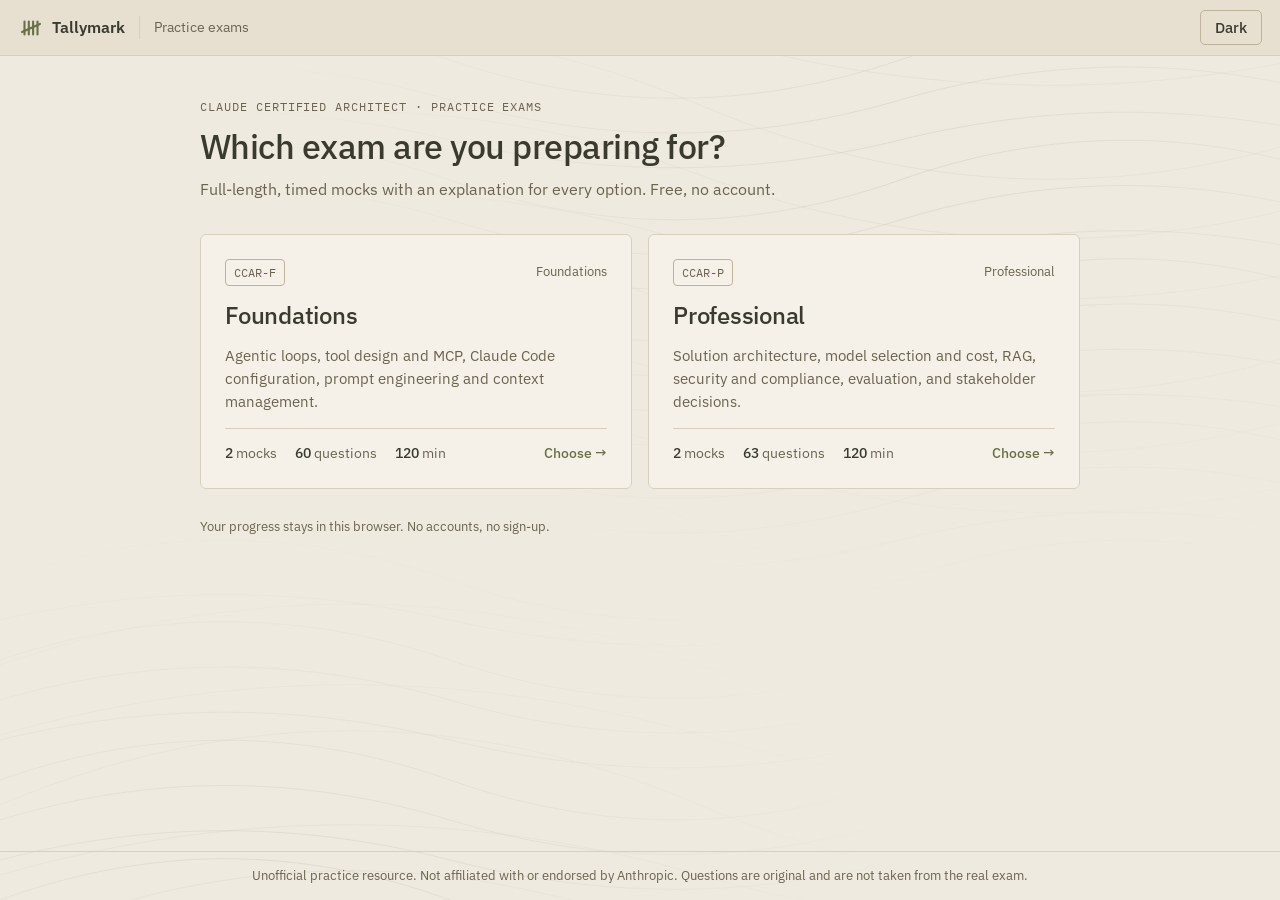
<file: index.html>
<!DOCTYPE html>
<html lang="en">

<head>
  <meta charset="utf-8">
  <meta name="viewport" content="width=device-width, initial-scale=1">
  <title>Claude Certified Architect Mock Exams (Free, Unofficial) | Tallymark</title>
  <meta name="description"
    content="Four free, full-length, timed mock exams for the Claude Certified Architect Foundations and Professional certifications. Original scenario-based questions with an explanation for every option. Unofficial.">
  <meta name="theme-color" content="#E7E0D1">
  <meta property="og:type" content="website">
  <meta property="og:site_name" content="Tallymark">
  <meta property="og:title" content="Tallymark: unofficial Claude Certified Architect practice exams">
  <meta property="og:description"
    content="Four full-length timed mocks (Foundations and Professional) with domain-level reports and explanations for every option. Free, no account, runs in your browser.">
  <meta property="og:url" content="https://amithchatriki.github.io/tallymark/">
  <meta property="og:image" content="https://amithchatriki.github.io/tallymark/og-image.png">
  <meta property="og:image:width" content="1200">
  <meta property="og:image:height" content="630">
  <meta property="og:image:alt"
    content="Tallymark: unofficial Claude Certified Architect mock exams. 4 full-length timed mocks, 246 questions.">
  <meta name="twitter:card" content="summary_large_image">
  <meta name="twitter:image" content="https://amithchatriki.github.io/tallymark/og-image.png">
  <link rel="canonical" href="https://amithchatriki.github.io/tallymark/">
  <script type="application/ld+json">
{
  "@context": "https://schema.org",
  "@type": "LearningResource",
  "name": "Tallymark: Claude Certified Architect mock exams",
  "description": "Free, unofficial practice exams for the Claude Certified Architect Foundations (CCAR-F) and Professional (CCAR-P) certifications. 4 full-length timed mocks, 246 questions with explanations.",
  "url": "https://amithchatriki.github.io/tallymark/",
  "learningResourceType": "Practice exam",
  "educationalLevel": ["Foundations", "Professional"],
  "isAccessibleForFree": true,
  "inLanguage": "en"
}
</script>
  <link rel="icon" href="favicon.svg" type="image/svg+xml">
  <link rel="preconnect" href="https://fonts.googleapis.com">
  <link rel="preconnect" href="https://fonts.gstatic.com" crossorigin>
  <link
    href="https://fonts.googleapis.com/css2?family=IBM+Plex+Mono:wght@400;500&family=IBM+Plex+Sans:wght@400;500;600&display=swap"
    rel="stylesheet">
  <script>
    // Apply the saved or system theme before first paint.
    (function () {
      var t = null;
      try { t = JSON.parse(localStorage.getItem('mockexam:v1:theme')); } catch (e) { }
      if (t !== 'light' && t !== 'dark') {
        t = window.matchMedia && window.matchMedia('(prefers-color-scheme: dark)').matches ? 'dark' : 'light';
      }
      document.documentElement.setAttribute('data-theme', t);
    })();
  </script>
  <link rel="stylesheet" href="css/styles.css">
  <noscript>
    <style>
      .loading {
        display: none;
      }
    </style>
  </noscript>
</head>

<body>
  <a class="skip-link" href="#app">Skip to content</a>

  <header class="hdr" id="hdr">
    <a class="brand" href="#/" aria-label="Tallymark home">
      <svg class="brand-mark" viewBox="0 0 32 32" aria-hidden="true" focusable="false">
        <g stroke="currentColor" stroke-width="2.6" stroke-linecap="round">
          <line x1="8" y1="8" x2="8" y2="24" />
          <line x1="13.3" y1="8" x2="13.3" y2="24" />
          <line x1="18.6" y1="8" x2="18.6" y2="24" />
          <line x1="24" y1="8" x2="24" y2="24" />
          <line x1="5" y1="21" x2="27" y2="11" />
        </g>
      </svg>
      <span class="brand-name">Tallymark</span>
    </a>
    <div class="hdr-context" id="hdr-context"></div>
    <div class="hdr-progress" id="hdr-progress" hidden></div>
    <div class="hdr-timer" id="hdr-timer" hidden>
      <span class="hdr-timer-label" id="hdr-timer-label">Time left</span>
      <span class="hdr-timer-value" id="hdr-timer-value" role="timer" aria-live="off">0:00:00</span>
    </div>
    <button class="btn btn-quiet" id="pause-btn" type="button" hidden>Pause</button>
    <button class="btn btn-quiet" id="theme-btn" type="button">Dark</button>
  </header>

  <div class="bg-fx" aria-hidden="true"><span></span><span></span></div>

  <div class="toast" id="toast" role="alert" aria-live="assertive"></div>

  <main class="app" id="app" tabindex="-1">
    <div class="loading" role="status" aria-live="polite">
      <svg class="loading-mark" viewBox="0 0 32 32" aria-hidden="true" focusable="false">
        <g stroke="currentColor" stroke-width="2.6" stroke-linecap="round">
          <line x1="8" y1="8" x2="8" y2="24" />
          <line x1="13.3" y1="8" x2="13.3" y2="24" />
          <line x1="18.6" y1="8" x2="18.6" y2="24" />
          <line x1="24" y1="8" x2="24" y2="24" />
          <line x1="5" y1="21" x2="27" y2="11" />
        </g>
      </svg>
      <span class="loading-text">Loading question banks</span>
    </div>
    <noscript>
      <p class="notice notice-error">This site needs JavaScript to run the practice exams.</p>
    </noscript>
  </main>

  <footer class="ftr">
    <p>Unofficial practice resource. Not affiliated with or endorsed by Anthropic. Questions are original and are not
      taken from the real exam.</p>
  </footer>

  <dialog class="dlg" id="dlg" aria-labelledby="dlg-title">
    <h2 class="dlg-title" id="dlg-title"></h2>
    <div class="dlg-body" id="dlg-body"></div>
    <div class="dlg-actions" id="dlg-actions"></div>
  </dialog>
  <script data-goatcounter="https://tallymark.goatcounter.com/count" async src="https://gc.zgo.at/count.js"></script>
  <script src="js/app.js"></script>
</body>

</html>
</file>
<file: css/styles.css>
/* Tallymark: "Olive and Sand" theme. No blue anywhere; browser defaults are overridden below. */

:root {
  --bg: #EFEADF;
  --surface: #F5F1E8;
  --header: #E7E0D1;
  --border: #D8D0BE;
  --border-strong: #BDB39C;
  --text: #3A3A2E;
  --text-2: #857D6A;
  /* secondary, for large or non-essential text */
  --text-2-strong: #6A6351;
  /* secondary at body size, darkened for contrast */
  --accent: #6B7046;
  --accent-hover: #5A5F3A;
  --on-accent: #FBF9F2;
  --selected-bg: #E2E3D2;
  --selected-text: #43462A;
  --sand: #A88B5E;
  --sand-text: #7A5F33;
  --sand-bg: #EFE3CC;
  --correct: #5E7A3A;
  --correct-text: #4A632C;
  --correct-bg: #E4EAD6;
  --incorrect: #A4502F;
  --incorrect-bg: #F1DED3;
  --track: #E3DCCB;
  --backdrop: rgba(58, 58, 46, 0.45);
  --font-ui: "IBM Plex Sans", "Segoe UI", Helvetica, Arial, sans-serif;
  --font-mono: "IBM Plex Mono", "SFMono-Regular", Consolas, "Liberation Mono", monospace;
  --radius: 5px;
  --hdr-h: 56px;
  color-scheme: light;
}

:root[data-theme="dark"] {
  --bg: #141414;
  --surface: #1C1C1C;
  --header: #0E0E0E;
  --border: #2F2F2F;
  --border-strong: #4A4A4A;
  --text: #ECE7D9;
  --text-2: #A3A3A3;
  --text-2-strong: #B5B5B5;
  --accent: #A9B077;
  --accent-hover: #BBC289;
  --on-accent: #141414;
  --selected-bg: #3B3D2B;
  --selected-text: #E6E8CE;
  --sand: #C9A874;
  --sand-text: #D8BC8D;
  --sand-bg: #40382A;
  --correct: #9DB872;
  --correct-text: #B1CA88;
  --correct-bg: #313A25;
  --incorrect: #D98A66;
  --incorrect-bg: #44302A;
  --track: #2C2C2C;
  --backdrop: rgba(0, 0, 0, 0.6);
  color-scheme: dark;
}

*,
*::before,
*::after {
  box-sizing: border-box;
}

[hidden] {
  display: none !important;
}

html {
  -webkit-text-size-adjust: 100%;
  scrollbar-color: var(--border-strong) var(--bg);
  accent-color: var(--accent);
}

body {
  margin: 0;
  min-height: 100vh;
  display: flex;
  flex-direction: column;
  background: var(--bg);
  color: var(--text);
  font-family: var(--font-ui);
  font-size: 16px;
  line-height: 1.55;
  -webkit-tap-highlight-color: transparent;
}

::selection {
  background: var(--accent);
  color: var(--on-accent);
}

a {
  color: var(--accent);
  text-decoration: underline;
  text-underline-offset: 2px;
}

a:hover {
  color: var(--accent-hover);
}

a:visited {
  color: var(--accent);
}

:focus {
  outline: none;
}

:focus-visible {
  outline: 2px solid var(--accent);
  outline-offset: 2px;
}

h1,
h2,
h3 {
  margin: 0;
  font-weight: 600;
  line-height: 1.3;
}

h1 {
  font-size: 1.35rem;
}

h2 {
  font-size: 1.05rem;
}

h3 {
  font-size: 0.95rem;
}

p {
  margin: 0 0 0.75em;
}

code {
  font-family: var(--font-mono);
  font-size: 0.9em;
  background: var(--track);
  padding: 0.08em 0.3em;
  border-radius: 3px;
  overflow-wrap: anywhere;
}

.num {
  font-family: var(--font-mono);
  font-variant-numeric: tabular-nums;
}

.muted {
  color: var(--text-2-strong);
}

.small {
  font-size: 0.875rem;
}

.sr-only {
  position: absolute;
  width: 1px;
  height: 1px;
  padding: 0;
  margin: -1px;
  overflow: hidden;
  clip: rect(0, 0, 0, 0);
  white-space: nowrap;
  border: 0;
}

.skip-link {
  position: absolute;
  left: 8px;
  top: -60px;
  z-index: 50;
  background: var(--surface);
  color: var(--text);
  padding: 8px 12px;
  border: 1px solid var(--border-strong);
  border-radius: var(--radius);
}

.skip-link:focus {
  top: 8px;
}

/* ---------- Header ---------- */
.hdr {
  position: fixed;
  top: 0;
  left: 0;
  right: 0;
  z-index: 30;
  height: var(--hdr-h);
  display: flex;
  align-items: center;
  gap: 14px;
  padding: 0 18px;
  background: var(--header);
  border-bottom: 1px solid var(--border);
}

.brand {
  display: flex;
  align-items: center;
  gap: 8px;
  color: var(--text);
  text-decoration: none;
  font-weight: 600;
}

.brand:visited,
.brand:hover {
  color: var(--text);
}

.brand-mark {
  width: 26px;
  height: 26px;
  color: var(--accent);
  flex: none;
}

.hdr-context {
  flex: 1;
  min-width: 0;
  font-size: 0.9rem;
  color: var(--text-2-strong);
  white-space: nowrap;
  overflow: hidden;
  text-overflow: ellipsis;
  padding-left: 14px;
  border-left: 1px solid var(--border);
}

.hdr-context strong {
  color: var(--text);
  font-weight: 600;
}

.hdr-progress {
  font-family: var(--font-mono);
  font-size: 0.85rem;
  color: var(--text-2-strong);
  white-space: nowrap;
}

.hdr-timer {
  display: flex;
  align-items: baseline;
  gap: 8px;
  padding: 4px 10px;
  border: 1px solid var(--border-strong);
  border-radius: var(--radius);
  background: var(--surface);
  white-space: nowrap;
}

.hdr-timer-label {
  font-size: 0.72rem;
  text-transform: uppercase;
  letter-spacing: 0.05em;
  color: var(--text-2-strong);
}

.hdr-timer-value {
  font-family: var(--font-mono);
  font-size: 1.05rem;
  font-weight: 500;
  font-variant-numeric: tabular-nums;
}

.hdr-timer.warn {
  border-color: var(--sand);
  background: var(--sand-bg);
}

.hdr-timer.warn .hdr-timer-value {
  color: var(--sand-text);
}

.hdr-timer.crit {
  border-color: var(--incorrect);
  background: var(--incorrect-bg);
}

.hdr-timer.crit .hdr-timer-value {
  color: var(--incorrect);
}

.toast {
  position: fixed;
  top: calc(var(--hdr-h) + 10px);
  left: 50%;
  transform: translateX(-50%);
  z-index: 40;
  max-width: min(92vw, 520px);
  padding: 10px 16px;
  border-radius: var(--radius);
  background: var(--sand-bg);
  color: var(--text);
  border: 1px solid var(--sand);
  font-weight: 500;
  display: none;
}

.toast.show {
  display: block;
}

.toast.crit {
  background: var(--incorrect-bg);
  border-color: var(--incorrect);
}

/* ---------- Layout ---------- */
.app {
  flex: 1;
  width: 100%;
  max-width: 1180px;
  margin: 0 auto;
  padding: calc(var(--hdr-h) + 22px) 18px 28px;
}

.ftr {
  border-top: 1px solid var(--border);
  padding: 14px 18px;
  text-align: center;
  font-size: 0.8rem;
  color: var(--text-2-strong);
}

.ftr p {
  margin: 0;
}

.panel {
  background: var(--surface);
  border: 1px solid var(--border);
  border-radius: var(--radius);
}

.panel-pad {
  padding: 18px 20px;
}

.section {
  margin-top: 26px;
}

.section-head {
  display: flex;
  align-items: baseline;
  justify-content: space-between;
  gap: 12px;
  margin-bottom: 10px;
  flex-wrap: wrap;
}

.row {
  display: flex;
  align-items: center;
  gap: 10px;
  flex-wrap: wrap;
}

.spacer {
  flex: 1;
}

/* Loading screen: tally strokes drawn one by one, centred in the viewport. */
.loading {
  position: fixed;
  inset: var(--hdr-h) 0 0 0;
  z-index: 2;
  display: flex;
  flex-direction: column;
  align-items: center;
  justify-content: center;
  gap: 18px;
  color: var(--text-2-strong);
}

.loading-mark {
  width: 56px;
  height: 56px;
  color: var(--accent);
}

.loading-mark line {
  stroke-dasharray: 24;
  stroke-dashoffset: 24;
  animation: tally-draw 2.2s ease-in-out infinite;
}

.loading-mark line:nth-child(2) {
  animation-delay: 0.15s;
}

.loading-mark line:nth-child(3) {
  animation-delay: 0.3s;
}

.loading-mark line:nth-child(4) {
  animation-delay: 0.45s;
}

.loading-mark line:nth-child(5) {
  animation-delay: 0.7s;
}

@keyframes tally-draw {
  0% {
    stroke-dashoffset: 24;
    opacity: 1;
  }

  30%,
  70% {
    stroke-dashoffset: 0;
    opacity: 1;
  }

  90%,
  100% {
    stroke-dashoffset: 0;
    opacity: 0;
  }
}

.loading-text {
  font-family: var(--font-mono);
  font-size: 0.78rem;
  letter-spacing: 0.12em;
  text-transform: uppercase;
}

@media (prefers-reduced-motion: reduce) {
  .loading-mark line {
    animation: none;
    stroke-dashoffset: 0;
  }
}

/* With JavaScript off the loader would never be removed and would cover the noscript message. */
@media (scripting: none) {
  .loading {
    display: none;
  }
}

.notice {
  padding: 10px 14px;
  margin: 0 0 14px;
  border-radius: var(--radius);
  border: 1px solid var(--sand);
  background: var(--sand-bg);
  font-size: 0.92rem;
}

.notice-error {
  border-color: var(--incorrect);
  background: var(--incorrect-bg);
}

/* ---------- Buttons and inputs ---------- */
.btn {
  font: inherit;
  font-size: 0.92rem;
  font-weight: 500;
  line-height: 1.2;
  padding: 8px 14px;
  border-radius: var(--radius);
  border: 1px solid var(--border-strong);
  background: var(--surface);
  color: var(--text);
  cursor: pointer;
}

.btn:hover:not(:disabled) {
  border-color: var(--accent);
}

.btn:disabled {
  opacity: 0.5;
  cursor: not-allowed;
}

.btn-primary {
  background: var(--accent);
  border-color: var(--accent);
  color: var(--on-accent);
}

.btn-primary:hover:not(:disabled) {
  background: var(--accent-hover);
  border-color: var(--accent-hover);
}

.btn-quiet {
  background: transparent;
}

.btn-danger {
  color: var(--incorrect);
  border-color: var(--incorrect);
  background: transparent;
}

.btn-flag[aria-pressed="true"] {
  background: var(--sand-bg);
  border-color: var(--sand);
  color: var(--sand-text);
}

.btn-chip {
  padding: 5px 11px;
  font-size: 0.85rem;
  border-radius: 999px;
}

.btn-chip[aria-pressed="true"] {
  background: var(--selected-bg);
  border-color: var(--accent);
  color: var(--selected-text);
}

select {
  font: inherit;
  font-size: 0.88rem;
  padding: 6px 8px;
  border-radius: var(--radius);
  border: 1px solid var(--border-strong);
  background: var(--surface);
  color: var(--text);
  max-width: 100%;
}

input[type="radio"],
input[type="checkbox"] {
  appearance: none;
  -webkit-appearance: none;
  width: 18px;
  height: 18px;
  margin: 0;
  flex: none;
  border: 1.5px solid var(--border-strong);
  background: var(--surface);
  display: inline-grid;
  place-content: center;
  cursor: pointer;
}

input[type="radio"] {
  border-radius: 50%;
}

input[type="checkbox"] {
  border-radius: 3px;
}

input[type="radio"]::before {
  content: "";
  width: 8px;
  height: 8px;
  border-radius: 50%;
  transform: scale(0);
  background: var(--on-accent);
}

input[type="checkbox"]::before {
  content: "";
  width: 10px;
  height: 10px;
  transform: scale(0);
  background: var(--on-accent);
  clip-path: polygon(14% 44%, 0 65%, 50% 100%, 100% 16%, 80% 0%, 43% 62%);
}

input:checked {
  background: var(--accent);
  border-color: var(--accent);
}

input:checked::before {
  transform: scale(1);
}

input:disabled {
  cursor: not-allowed;
  opacity: 0.55;
}

.tag {
  display: inline-block;
  padding: 1px 8px;
  border-radius: 3px;
  font-size: 0.76rem;
  font-weight: 500;
  line-height: 1.6;
  white-space: nowrap;
  border: 1px solid var(--border-strong);
  color: var(--text-2-strong);
  background: transparent;
}

.tag-select {
  border-color: var(--accent);
  color: var(--selected-text);
  background: var(--selected-bg);
  font-weight: 600;
}

.tag-pass,
.tag-correct {
  border-color: var(--correct);
  color: var(--correct-text);
  background: var(--correct-bg);
}

.tag-fail,
.tag-incorrect {
  border-color: var(--incorrect);
  color: var(--incorrect);
  background: var(--incorrect-bg);
}

.tag-flag {
  border-color: var(--sand);
  color: var(--sand-text);
  background: var(--sand-bg);
}

/* ---------- Home ---------- */
.home-wrap {
  max-width: 880px;
  margin: 0 auto;
  padding-top: 20px;
}

.eyebrow {
  font-family: var(--font-mono);
  font-size: 0.75rem;
  letter-spacing: 0.08em;
  text-transform: uppercase;
  color: var(--text-2-strong);
}

.display {
  font-size: 2.1rem;
  font-weight: 500;
  letter-spacing: -0.015em;
  line-height: 1.2;
  margin: 10px 0;
}

.lede {
  color: var(--text-2-strong);
  font-size: 1rem;
  margin: 0 0 4px;
  max-width: 580px;
}

.home-wrap .notice {
  margin-top: 18px;
}

.back {
  font-size: 0.88rem;
  color: var(--text-2-strong);
  text-decoration: none;
}

.back:hover,
.back:visited {
  color: var(--text-2-strong);
}

.back:hover {
  color: var(--text);
}

.picker {
  display: grid;
  grid-template-columns: repeat(2, minmax(0, 1fr));
  gap: 16px;
  margin-top: 32px;
}

.tile {
  display: flex;
  flex-direction: column;
  gap: 14px;
  padding: 24px;
  min-height: 250px;
  background: var(--surface);
  border: 1px solid var(--border);
  border-radius: 6px;
  color: var(--text);
  text-decoration: none;
  transition: border-color 0.15s;
}

.tile:visited {
  color: var(--text);
}

.tile:hover {
  border-color: var(--accent);
  color: var(--text);
}

.tile-top {
  display: flex;
  justify-content: space-between;
  align-items: center;
}

.code {
  font-family: var(--font-mono);
  font-size: 0.78rem;
  padding: 3px 8px;
  border: 1px solid var(--border-strong);
  border-radius: 4px;
  color: var(--text-2-strong);
}

.level {
  font-size: 0.8rem;
  color: var(--text-2-strong);
}

.tile h2 {
  font-size: 1.5rem;
  font-weight: 500;
  letter-spacing: -0.01em;
}

.tile p {
  margin: 0;
  color: var(--text-2-strong);
  font-size: 0.92rem;
  line-height: 1.55;
}

.tile-meta {
  margin-top: auto;
  display: flex;
  flex-wrap: wrap;
  gap: 6px 18px;
  padding-top: 14px;
  border-top: 1px solid var(--border);
  font-size: 0.85rem;
  color: var(--text-2-strong);
}

.tile-meta span {
  white-space: nowrap;
}

.tile-meta b {
  color: var(--text);
  font-weight: 500;
}

.tile-go {
  margin-left: auto;
  color: var(--accent);
  font-weight: 500;
}

.continue {
  margin-top: 16px;
  display: flex;
  align-items: center;
  gap: 14px;
  padding: 12px 16px;
  border: 1px solid var(--border);
  border-radius: 6px;
  font-size: 0.9rem;
}

.continue strong {
  font-weight: 600;
}

.continue .btn {
  margin-left: auto;
  flex: none;
}

.dot {
  width: 8px;
  height: 8px;
  border-radius: 50%;
  background: var(--sand);
  flex: none;
}

.foot-note {
  margin-top: 28px;
  font-size: 0.82rem;
  color: var(--text-2-strong);
}

.link-danger {
  background: none;
  border: 0;
  padding: 0;
  font: inherit;
  color: var(--incorrect);
  text-decoration: underline;
  cursor: pointer;
}

.chips {
  display: flex;
  flex-wrap: wrap;
  gap: 8px;
  margin: 18px 0 0;
  padding: 0;
  list-style: none;
}

.chip {
  font-size: 0.8rem;
  padding: 4px 10px;
  border: 1px solid var(--border);
  border-radius: 999px;
  color: var(--text-2-strong);
}

.chip b {
  font-family: var(--font-mono);
  font-weight: 500;
  color: var(--text);
  margin-left: 6px;
}

.mocks {
  display: grid;
  grid-template-columns: repeat(2, minmax(0, 1fr));
  gap: 16px;
  margin-top: 30px;
}

.mk {
  padding: 22px 24px;
  background: var(--surface);
  border: 1px solid var(--border);
  border-radius: 6px;
  display: flex;
  flex-direction: column;
  gap: 16px;
}

.mk-head {
  display: flex;
  justify-content: space-between;
  align-items: flex-start;
  gap: 12px;
}

.mk h3 {
  font-size: 1.2rem;
  font-weight: 500;
}

.mk-line {
  font-size: 0.88rem;
  color: var(--text-2-strong);
  margin-top: 2px;
}

.mk-best {
  text-align: right;
  flex: none;
}

.mk-best .n {
  font-size: 1.6rem;
  font-weight: 500;
  font-variant-numeric: tabular-nums;
  line-height: 1;
}

.mk-best .l {
  font-size: 0.72rem;
  text-transform: uppercase;
  letter-spacing: 0.05em;
  color: var(--text-2-strong);
  margin-top: 4px;
}

.mk .bar {
  height: 4px;
  background: var(--track);
  border-radius: 2px;
  overflow: hidden;
}

.mk .bar i {
  display: block;
  height: 100%;
  background: var(--sand);
}

.mk-actions {
  display: flex;
  flex-wrap: wrap;
  gap: 10px;
  margin-top: auto;
}

.hist {
  margin-top: 36px;
}

.tbl-wrap {
  overflow-x: auto;
}

table {
  width: 100%;
  border-collapse: collapse;
  font-size: 0.9rem;
}

th,
td {
  text-align: left;
  padding: 8px 12px;
  border-bottom: 1px solid var(--border);
  vertical-align: middle;
}

th {
  font-size: 0.74rem;
  text-transform: uppercase;
  letter-spacing: 0.04em;
  color: var(--text-2-strong);
  font-weight: 600;
  white-space: nowrap;
}

tbody tr:last-child td {
  border-bottom: 0;
}

td.num,
th.num {
  text-align: right;
  white-space: nowrap;
}

.link-btn {
  font: inherit;
  background: none;
  border: 0;
  padding: 0;
  color: var(--accent);
  text-decoration: underline;
  text-underline-offset: 2px;
  cursor: pointer;
}

/* ---------- Exam ---------- */
.exam {
  display: grid;
  grid-template-columns: minmax(0, 1fr) 270px;
  gap: 18px;
  align-items: start;
}

.q-panel {
  padding: 20px 24px 18px;
  min-height: 420px;
  position: relative;
}

.q-meta {
  display: flex;
  align-items: center;
  gap: 8px;
  flex-wrap: wrap;
  margin-bottom: 12px;
}

.q-count {
  font-family: var(--font-mono);
  font-size: 0.85rem;
  color: var(--text-2-strong);
  margin-right: 4px;
}

.q-stem {
  font-size: 1.02rem;
  line-height: 1.7;
  max-width: 72ch;
}

.q-stem p:last-child {
  font-weight: 500;
}

fieldset.opts {
  border: 0;
  padding: 0;
  margin: 14px 0 0;
  min-width: 0;
}

.opt {
  display: flex;
  align-items: flex-start;
  gap: 11px;
  padding: 11px 13px;
  margin-top: 8px;
  border: 1px solid var(--border);
  border-radius: var(--radius);
  background: var(--surface);
  cursor: pointer;
  line-height: 1.6;
}

.opt:hover {
  border-color: var(--border-strong);
}

.opt input {
  margin-top: 4px;
}

.opt-letter {
  font-family: var(--font-mono);
  font-weight: 500;
  color: var(--text-2-strong);
  flex: none;
  width: 1.1em;
}

.opt-body {
  flex: 1;
  min-width: 0;
}

.opt.selected {
  background: var(--selected-bg);
  border-color: var(--accent);
  color: var(--selected-text);
}

.opt.locked {
  cursor: default;
}

.opt.is-correct {
  border-color: var(--correct);
  border-left-width: 4px;
  background: var(--correct-bg);
  color: var(--text);
}

.opt.is-wrong {
  border-color: var(--incorrect);
  border-left-width: 4px;
  background: var(--incorrect-bg);
  color: var(--text);
}

.opt-status {
  display: block;
  font-size: 0.78rem;
  font-weight: 600;
  margin-top: 4px;
}

.opt.is-correct .opt-status {
  color: var(--correct-text);
}

.opt.is-wrong .opt-status {
  color: var(--incorrect);
}

.opt-exp {
  display: block;
  font-size: 0.9rem;
  margin-top: 4px;
  color: var(--text);
  padding-top: 6px;
  border-top: 1px dashed var(--border-strong);
}

.select-hint {
  font-size: 0.86rem;
  color: var(--text-2-strong);
  margin-top: 10px;
  min-height: 1.4em;
}

.q-feedback {
  margin-top: 14px;
}

.q-actions {
  display: flex;
  align-items: center;
  gap: 10px;
  flex-wrap: wrap;
  margin-top: 20px;
  padding-top: 14px;
  border-top: 1px solid var(--border);
}

.kbd-hint {
  font-size: 0.78rem;
  color: var(--text-2-strong);
  margin-top: 10px;
}

.paused-cover {
  position: absolute;
  inset: 0;
  z-index: 5;
  border-radius: var(--radius);
  background: var(--surface);
  display: flex;
  flex-direction: column;
  align-items: center;
  justify-content: center;
  gap: 12px;
}

.nav-panel {
  padding: 14px;
  position: sticky;
  top: calc(var(--hdr-h) + 22px);
}

.nav-grid {
  display: grid;
  grid-template-columns: repeat(6, 1fr);
  gap: 5px;
  margin: 10px 0 12px;
}

.nav-btn {
  position: relative;
  font-family: var(--font-mono);
  font-size: 0.8rem;
  height: 32px;
  border-radius: 4px;
  cursor: pointer;
  padding: 0;
  border: 1px solid var(--border-strong);
  background: var(--surface);
  color: var(--text);
}

.nav-btn.answered {
  background: var(--selected-bg);
  border-color: var(--accent);
  color: var(--selected-text);
  font-weight: 500;
}

.nav-btn.flagged::after {
  content: "";
  position: absolute;
  top: -1px;
  right: -1px;
  border-style: solid;
  border-width: 0 11px 11px 0;
  border-color: transparent var(--sand) transparent transparent;
  border-top-right-radius: 3px;
}

.nav-btn.current {
  outline: 2px solid var(--text);
  outline-offset: 1px;
}

.nav-btn.right {
  background: var(--correct-bg);
  border-color: var(--correct);
}

.nav-btn.wrong {
  background: var(--incorrect-bg);
  border-color: var(--incorrect);
}

.legend {
  list-style: none;
  margin: 0 0 12px;
  padding: 0;
  display: grid;
  grid-template-columns: 1fr 1fr;
  gap: 4px 8px;
  font-size: 0.76rem;
  color: var(--text-2-strong);
}

.legend li {
  display: flex;
  align-items: center;
  gap: 6px;
}

.legend .nav-btn {
  width: 20px;
  height: 18px;
  cursor: default;
  flex: none;
  pointer-events: none;
}

.nav-counts {
  font-size: 0.82rem;
  color: var(--text-2-strong);
  margin: 0 0 12px;
}

.nav-toggle {
  display: none;
}

/* ---------- Review before submit ---------- */
.stats {
  display: grid;
  grid-template-columns: repeat(auto-fit, minmax(150px, 1fr));
  gap: 10px;
}

.stat {
  padding: 12px 14px;
}

.stat-label {
  font-size: 0.72rem;
  text-transform: uppercase;
  letter-spacing: 0.04em;
  color: var(--text-2-strong);
}

.stat-value {
  font-family: var(--font-mono);
  font-size: 1.3rem;
  font-weight: 500;
}

.stat-sub {
  font-size: 0.8rem;
  color: var(--text-2-strong);
}

.rv-list {
  list-style: none;
  margin: 0;
  padding: 0;
}

.rv-item {
  border-bottom: 1px solid var(--border);
}

.rv-item:last-child {
  border-bottom: 0;
}

.rv-row {
  width: 100%;
  display: flex;
  align-items: center;
  gap: 10px;
  text-align: left;
  font: inherit;
  font-size: 0.9rem;
  color: var(--text);
  background: none;
  border: 0;
  padding: 9px 14px;
  cursor: pointer;
}

.rv-row:hover {
  background: var(--selected-bg);
}

.rv-num {
  font-family: var(--font-mono);
  width: 2.4em;
  flex: none;
  color: var(--text-2-strong);
}

.rv-text {
  flex: 1;
  min-width: 0;
  white-space: nowrap;
  overflow: hidden;
  text-overflow: ellipsis;
}

/* ---------- Report ---------- */
.verdict {
  display: flex;
  align-items: center;
  gap: 22px;
  flex-wrap: wrap;
  padding: 18px 20px;
}

.verdict-pct {
  font-family: var(--font-mono);
  font-size: 2.6rem;
  font-weight: 500;
  line-height: 1;
}

.verdict-detail {
  display: flex;
  flex-direction: column;
  gap: 4px;
}

.verdict .tag {
  font-size: 0.9rem;
  padding: 2px 12px;
}

.focus {
  border-left: 4px solid var(--sand);
}

.focus ul {
  margin: 6px 0 0;
  padding-left: 1.2em;
}

.focus li {
  margin-bottom: 6px;
}

.bar {
  height: 10px;
  background: var(--track);
  border-radius: 3px;
  min-width: 120px;
  position: relative;
  overflow: hidden;
}

.bar-fill {
  position: absolute;
  left: 0;
  top: 0;
  bottom: 0;
  background: var(--accent);
  border-radius: 3px;
}

.bar-fill.weak {
  background: var(--incorrect);
}

.bar-mark {
  position: absolute;
  top: -2px;
  bottom: -2px;
  width: 2px;
  background: var(--text);
  opacity: 0.55;
}

tr.weak td:first-child {
  box-shadow: inset 3px 0 0 var(--incorrect);
}

.filters {
  display: flex;
  align-items: center;
  gap: 8px;
  flex-wrap: wrap;
  margin-bottom: 12px;
}

.rq {
  padding: 16px 20px;
  margin-bottom: 12px;
}

.rq-head {
  display: flex;
  align-items: center;
  gap: 8px;
  flex-wrap: wrap;
  margin-bottom: 8px;
}

.rq-ts {
  font-size: 0.82rem;
  color: var(--text-2-strong);
  margin: 0 0 10px;
}

.rq .q-stem {
  font-size: 0.97rem;
}

.rq .opt {
  cursor: default;
}

.empty {
  padding: 18px;
  color: var(--text-2-strong);
  text-align: center;
}

/* ---------- Dialog ---------- */
.dlg {
  border: 1px solid var(--border-strong);
  border-radius: var(--radius);
  background: var(--surface);
  color: var(--text);
  padding: 20px 22px;
  width: min(92vw, 500px);
}

.dlg::backdrop {
  background: var(--backdrop);
}

.dlg-title {
  margin-bottom: 10px;
}

.dlg-body {
  font-size: 0.94rem;
}

.dlg-actions {
  display: flex;
  justify-content: flex-end;
  gap: 10px;
  margin-top: 18px;
  flex-wrap: wrap;
}

.choice {
  display: flex;
  gap: 10px;
  align-items: flex-start;
  padding: 10px 12px;
  border: 1px solid var(--border);
  border-radius: var(--radius);
  margin-top: 8px;
  cursor: pointer;
}

.choice input {
  margin-top: 3px;
}

.choice.selected {
  border-color: var(--accent);
  background: var(--selected-bg);
}

.choice-title {
  font-weight: 600;
  display: block;
}

.choice-desc {
  font-size: 0.86rem;
  color: var(--text-2-strong);
  display: block;
}

.dlg fieldset {
  border: 0;
  padding: 0;
  margin: 0 0 12px;
}

.dlg legend {
  font-size: 0.74rem;
  text-transform: uppercase;
  letter-spacing: 0.04em;
  color: var(--text-2-strong);
  font-weight: 600;
  padding: 0;
}

/* ---------- Responsive ---------- */
@media (max-width: 900px) {
  .exam {
    grid-template-columns: minmax(0, 1fr);
  }

  .nav-toggle {
    display: inline-block;
  }

  .nav-panel {
    position: static;
    display: none;
    order: -1;
  }

  .exam.nav-open .nav-panel {
    display: block;
  }

  .nav-grid {
    grid-template-columns: repeat(auto-fill, minmax(38px, 1fr));
  }

  .nav-btn {
    height: 36px;
  }
}

@media (max-width: 680px) {

  .picker,
  .mocks {
    grid-template-columns: minmax(0, 1fr);
  }

  .home-wrap {
    padding-top: 6px;
  }

  .display {
    font-size: 1.6rem;
  }

  .tile {
    min-height: 0;
    padding: 20px;
  }

  .tile-meta {
    gap: 6px 14px;
  }

  .mk {
    padding: 18px;
  }

  .hdr {
    gap: 8px;
    padding: 0 10px;
  }

  .brand-name,
  .hdr-context,
  .hdr-timer-label {
    display: none;
  }

  .brand {
    margin-right: auto;
  }

  .hdr-progress {
    flex: 1;
  }

  .hdr .btn {
    padding: 7px 10px;
  }

  .app {
    padding-left: 12px;
    padding-right: 12px;
  }

  .q-panel {
    padding: 16px 14px;
  }

  .q-actions .btn {
    flex: 1 1 auto;
  }

  .kbd-hint {
    display: none;
  }

  .rq {
    padding: 14px;
  }

  .verdict-pct {
    font-size: 2.1rem;
  }
}

@media (prefers-reduced-motion: no-preference) {
  .bar-fill {
    transition: width 0.3s ease;
  }
}

/* ---------- Background: drifting contour lines (chooser and exam pages only) ---------- */
.bg-fx {
  position: fixed;
  inset: 0;
  z-index: 0;
  pointer-events: none;
  overflow: hidden;
  opacity: 0;
  transition: opacity 0.6s ease;
  -webkit-mask-image: radial-gradient(ellipse 75% 70% at 72% 18%, #000 0%, transparent 72%),
    radial-gradient(ellipse 70% 60% at 22% 100%, #000 0%, transparent 72%);
  mask-image: radial-gradient(ellipse 75% 70% at 72% 18%, #000 0%, transparent 72%),
    radial-gradient(ellipse 70% 60% at 22% 100%, #000 0%, transparent 72%);
}

body.bg-on .bg-fx {
  opacity: 1;
}

.bg-fx span {
  position: absolute;
  top: 0;
  left: 0;
  will-change: transform;
}

.bg-fx span:first-child {
  width: calc(100% + 900px);
  height: calc(100% + 600px);
  background: url("data:image/svg+xml,%3Csvg%20xmlns%3D%22http%3A//www.w3.org/2000/svg%22%20width%3D%22900%22%20height%3D%22600%22%3E%3Cg%20fill%3D%22none%22%20stroke%3D%22%238a8a80%22%20stroke-width%3D%221%22%3E%3Cpath%20d%3D%22M0%20-580%20C150%20-614%20300%20-614%20450%20-580%20S750%20-546%20900%20-580%22/%3E%3Cpath%20d%3D%22M0%2020%20C150%20-14%20300%20-14%20450%2020%20S750%2054%20900%2020%22/%3E%3Cpath%20d%3D%22M0%20620%20C150%20586%20300%20586%20450%20620%20S750%20654%20900%20620%22/%3E%3Cpath%20d%3D%22M0%20-540%20C150%20-591%20300%20-591%20450%20-540%20S750%20-489%20900%20-540%22/%3E%3Cpath%20d%3D%22M0%2060%20C150%209%20300%209%20450%2060%20S750%20111%20900%2060%22/%3E%3Cpath%20d%3D%22M0%20660%20C150%20609%20300%20609%20450%20660%20S750%20711%20900%20660%22/%3E%3Cpath%20d%3D%22M0%20-500%20C150%20-544%20300%20-544%20450%20-500%20S750%20-456%20900%20-500%22/%3E%3Cpath%20d%3D%22M0%20100%20C150%2056%20300%2056%20450%20100%20S750%20144%20900%20100%22/%3E%3Cpath%20d%3D%22M0%20700%20C150%20656%20300%20656%20450%20700%20S750%20744%20900%20700%22/%3E%3Cpath%20d%3D%22M0%20-460%20C150%20-497%20300%20-497%20450%20-460%20S750%20-423%20900%20-460%22/%3E%3Cpath%20d%3D%22M0%20140%20C150%20103%20300%20103%20450%20140%20S750%20177%20900%20140%22/%3E%3Cpath%20d%3D%22M0%20740%20C150%20703%20300%20703%20450%20740%20S750%20777%20900%20740%22/%3E%3Cpath%20d%3D%22M0%20-420%20C150%20-473%20300%20-473%20450%20-420%20S750%20-367%20900%20-420%22/%3E%3Cpath%20d%3D%22M0%20180%20C150%20127%20300%20127%20450%20180%20S750%20233%20900%20180%22/%3E%3Cpath%20d%3D%22M0%20780%20C150%20727%20300%20727%20450%20780%20S750%20833%20900%20780%22/%3E%3Cpath%20d%3D%22M0%20-380%20C150%20-426%20300%20-426%20450%20-380%20S750%20-334%20900%20-380%22/%3E%3Cpath%20d%3D%22M0%20220%20C150%20174%20300%20174%20450%20220%20S750%20266%20900%20220%22/%3E%3Cpath%20d%3D%22M0%20820%20C150%20774%20300%20774%20450%20820%20S750%20866%20900%20820%22/%3E%3Cpath%20d%3D%22M0%20-340%20C150%20-379%20300%20-379%20450%20-340%20S750%20-301%20900%20-340%22/%3E%3Cpath%20d%3D%22M0%20260%20C150%20221%20300%20221%20450%20260%20S750%20299%20900%20260%22/%3E%3Cpath%20d%3D%22M0%20860%20C150%20821%20300%20821%20450%20860%20S750%20899%20900%20860%22/%3E%3Cpath%20d%3D%22M0%20-300%20C150%20-355%20300%20-355%20450%20-300%20S750%20-245%20900%20-300%22/%3E%3Cpath%20d%3D%22M0%20300%20C150%20245%20300%20245%20450%20300%20S750%20355%20900%20300%22/%3E%3Cpath%20d%3D%22M0%20900%20C150%20845%20300%20845%20450%20900%20S750%20955%20900%20900%22/%3E%3Cpath%20d%3D%22M0%20-260%20C150%20-308%20300%20-308%20450%20-260%20S750%20-212%20900%20-260%22/%3E%3Cpath%20d%3D%22M0%20340%20C150%20292%20300%20292%20450%20340%20S750%20388%20900%20340%22/%3E%3Cpath%20d%3D%22M0%20940%20C150%20892%20300%20892%20450%20940%20S750%20988%20900%20940%22/%3E%3Cpath%20d%3D%22M0%20-220%20C150%20-261%20300%20-261%20450%20-220%20S750%20-179%20900%20-220%22/%3E%3Cpath%20d%3D%22M0%20380%20C150%20339%20300%20339%20450%20380%20S750%20421%20900%20380%22/%3E%3Cpath%20d%3D%22M0%20980%20C150%20939%20300%20939%20450%20980%20S750%201021%20900%20980%22/%3E%3Cpath%20d%3D%22M0%20-180%20C150%20-214%20300%20-214%20450%20-180%20S750%20-146%20900%20-180%22/%3E%3Cpath%20d%3D%22M0%20420%20C150%20386%20300%20386%20450%20420%20S750%20454%20900%20420%22/%3E%3Cpath%20d%3D%22M0%201020%20C150%20986%20300%20986%20450%201020%20S750%201054%20900%201020%22/%3E%3Cpath%20d%3D%22M0%20-140%20C150%20-191%20300%20-191%20450%20-140%20S750%20-89%20900%20-140%22/%3E%3Cpath%20d%3D%22M0%20460%20C150%20409%20300%20409%20450%20460%20S750%20511%20900%20460%22/%3E%3Cpath%20d%3D%22M0%201060%20C150%201009%20300%201009%20450%201060%20S750%201111%20900%201060%22/%3E%3Cpath%20d%3D%22M0%20-100%20C150%20-144%20300%20-144%20450%20-100%20S750%20-56%20900%20-100%22/%3E%3Cpath%20d%3D%22M0%20500%20C150%20456%20300%20456%20450%20500%20S750%20544%20900%20500%22/%3E%3Cpath%20d%3D%22M0%201100%20C150%201056%20300%201056%20450%201100%20S750%201144%20900%201100%22/%3E%3Cpath%20d%3D%22M0%20-60%20C150%20-97%20300%20-97%20450%20-60%20S750%20-23%20900%20-60%22/%3E%3Cpath%20d%3D%22M0%20540%20C150%20503%20300%20503%20450%20540%20S750%20577%20900%20540%22/%3E%3Cpath%20d%3D%22M0%201140%20C150%201103%20300%201103%20450%201140%20S750%201177%20900%201140%22/%3E%3Cpath%20d%3D%22M0%20-20%20C150%20-73%20300%20-73%20450%20-20%20S750%2033%20900%20-20%22/%3E%3Cpath%20d%3D%22M0%20580%20C150%20527%20300%20527%20450%20580%20S750%20633%20900%20580%22/%3E%3Cpath%20d%3D%22M0%201180%20C150%201127%20300%201127%20450%201180%20S750%201233%20900%201180%22/%3E%3C/g%3E%3C/svg%3E") 0 0 / 900px 600px repeat;
  opacity: var(--fx-a);
  animation: fx-drift-a 140s linear infinite;
}

.bg-fx span:last-child {
  width: calc(100% + 1400px);
  height: calc(100% + 840px);
  background: url("data:image/svg+xml,%3Csvg%20xmlns%3D%22http%3A//www.w3.org/2000/svg%22%20width%3D%221400%22%20height%3D%22840%22%3E%3Cg%20fill%3D%22none%22%20stroke%3D%22%238a8a80%22%20stroke-width%3D%221%22%3E%3Cpath%20d%3D%22M0%20-805%20C233%20-872%20467%20-872%20700%20-805%20S1167%20-738%201400%20-805%22/%3E%3Cpath%20d%3D%22M0%2035%20C233%20-32%20467%20-32%20700%2035%20S1167%20102%201400%2035%22/%3E%3Cpath%20d%3D%22M0%20875%20C233%20808%20467%20808%20700%20875%20S1167%20942%201400%20875%22/%3E%3Cpath%20d%3D%22M0%20-735%20C233%20-834%20467%20-834%20700%20-735%20S1167%20-636%201400%20-735%22/%3E%3Cpath%20d%3D%22M0%20105%20C233%206%20467%206%20700%20105%20S1167%20204%201400%20105%22/%3E%3Cpath%20d%3D%22M0%20945%20C233%20846%20467%20846%20700%20945%20S1167%201044%201400%20945%22/%3E%3Cpath%20d%3D%22M0%20-665%20C233%20-750%20467%20-750%20700%20-665%20S1167%20-580%201400%20-665%22/%3E%3Cpath%20d%3D%22M0%20175%20C233%2090%20467%2090%20700%20175%20S1167%20260%201400%20175%22/%3E%3Cpath%20d%3D%22M0%201015%20C233%20930%20467%20930%20700%201015%20S1167%201100%201400%201015%22/%3E%3Cpath%20d%3D%22M0%20-595%20C233%20-667%20467%20-667%20700%20-595%20S1167%20-523%201400%20-595%22/%3E%3Cpath%20d%3D%22M0%20245%20C233%20173%20467%20173%20700%20245%20S1167%20317%201400%20245%22/%3E%3Cpath%20d%3D%22M0%201085%20C233%201013%20467%201013%20700%201085%20S1167%201157%201400%201085%22/%3E%3Cpath%20d%3D%22M0%20-525%20C233%20-628%20467%20-628%20700%20-525%20S1167%20-422%201400%20-525%22/%3E%3Cpath%20d%3D%22M0%20315%20C233%20212%20467%20212%20700%20315%20S1167%20418%201400%20315%22/%3E%3Cpath%20d%3D%22M0%201155%20C233%201052%20467%201052%20700%201155%20S1167%201258%201400%201155%22/%3E%3Cpath%20d%3D%22M0%20-455%20C233%20-545%20467%20-545%20700%20-455%20S1167%20-365%201400%20-455%22/%3E%3Cpath%20d%3D%22M0%20385%20C233%20295%20467%20295%20700%20385%20S1167%20475%201400%20385%22/%3E%3Cpath%20d%3D%22M0%201225%20C233%201135%20467%201135%20700%201225%20S1167%201315%201400%201225%22/%3E%3Cpath%20d%3D%22M0%20-385%20C233%20-462%20467%20-462%20700%20-385%20S1167%20-308%201400%20-385%22/%3E%3Cpath%20d%3D%22M0%20455%20C233%20378%20467%20378%20700%20455%20S1167%20532%201400%20455%22/%3E%3Cpath%20d%3D%22M0%201295%20C233%201218%20467%201218%20700%201295%20S1167%201372%201400%201295%22/%3E%3Cpath%20d%3D%22M0%20-315%20C233%20-423%20467%20-423%20700%20-315%20S1167%20-207%201400%20-315%22/%3E%3Cpath%20d%3D%22M0%20525%20C233%20417%20467%20417%20700%20525%20S1167%20633%201400%20525%22/%3E%3Cpath%20d%3D%22M0%201365%20C233%201257%20467%201257%20700%201365%20S1167%201473%201400%201365%22/%3E%3Cpath%20d%3D%22M0%20-245%20C233%20-340%20467%20-340%20700%20-245%20S1167%20-150%201400%20-245%22/%3E%3Cpath%20d%3D%22M0%20595%20C233%20500%20467%20500%20700%20595%20S1167%20690%201400%20595%22/%3E%3Cpath%20d%3D%22M0%201435%20C233%201340%20467%201340%20700%201435%20S1167%201530%201400%201435%22/%3E%3Cpath%20d%3D%22M0%20-175%20C233%20-256%20467%20-256%20700%20-175%20S1167%20-94%201400%20-175%22/%3E%3Cpath%20d%3D%22M0%20665%20C233%20584%20467%20584%20700%20665%20S1167%20746%201400%20665%22/%3E%3Cpath%20d%3D%22M0%201505%20C233%201424%20467%201424%20700%201505%20S1167%201586%201400%201505%22/%3E%3Cpath%20d%3D%22M0%20-105%20C233%20-172%20467%20-172%20700%20-105%20S1167%20-38%201400%20-105%22/%3E%3Cpath%20d%3D%22M0%20735%20C233%20668%20467%20668%20700%20735%20S1167%20802%201400%20735%22/%3E%3Cpath%20d%3D%22M0%201575%20C233%201508%20467%201508%20700%201575%20S1167%201642%201400%201575%22/%3E%3Cpath%20d%3D%22M0%20-35%20C233%20-134%20467%20-134%20700%20-35%20S1167%2064%201400%20-35%22/%3E%3Cpath%20d%3D%22M0%20805%20C233%20706%20467%20706%20700%20805%20S1167%20904%201400%20805%22/%3E%3Cpath%20d%3D%22M0%201645%20C233%201546%20467%201546%20700%201645%20S1167%201744%201400%201645%22/%3E%3C/g%3E%3C/svg%3E") 0 0 / 1400px 840px repeat;
  opacity: var(--fx-b);
  animation: fx-drift-b 220s linear infinite;
}

@keyframes fx-drift-a {
  from {
    transform: translate3d(-900px, -600px, 0);
  }

  to {
    transform: translate3d(0, 0, 0);
  }
}

@keyframes fx-drift-b {
  from {
    transform: translate3d(0, -840px, 0);
  }

  to {
    transform: translate3d(-1400px, 0, 0);
  }
}

:root {
  --fx-a: 0.16;
  --fx-b: 0.10;
}

:root[data-theme="dark"] {
  --fx-a: 0.30;
  --fx-b: 0.20;
}

.app,
.ftr {
  position: relative;
  z-index: 1;
}

@media (prefers-reduced-motion: reduce) {

  .bg-fx span:first-child,
  .bg-fx span:last-child {
    animation: none;
  }
}
</file>
